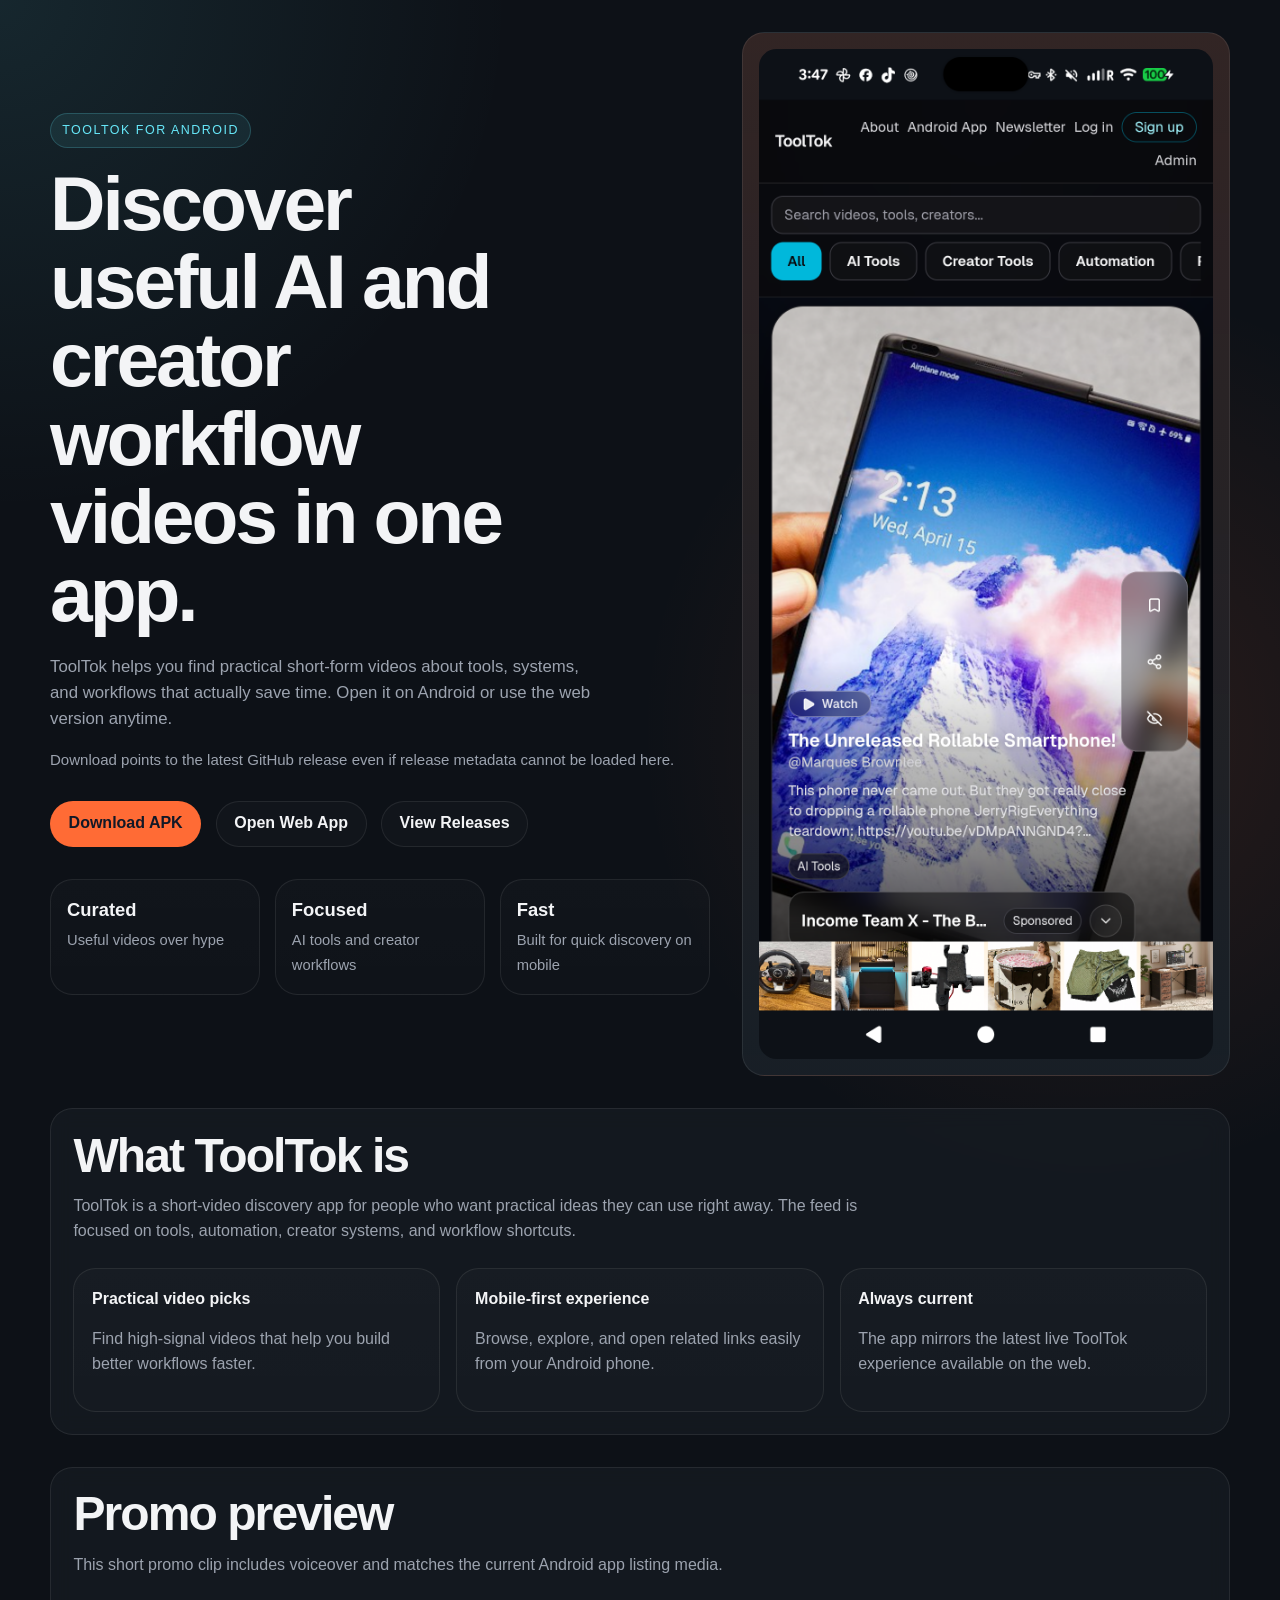
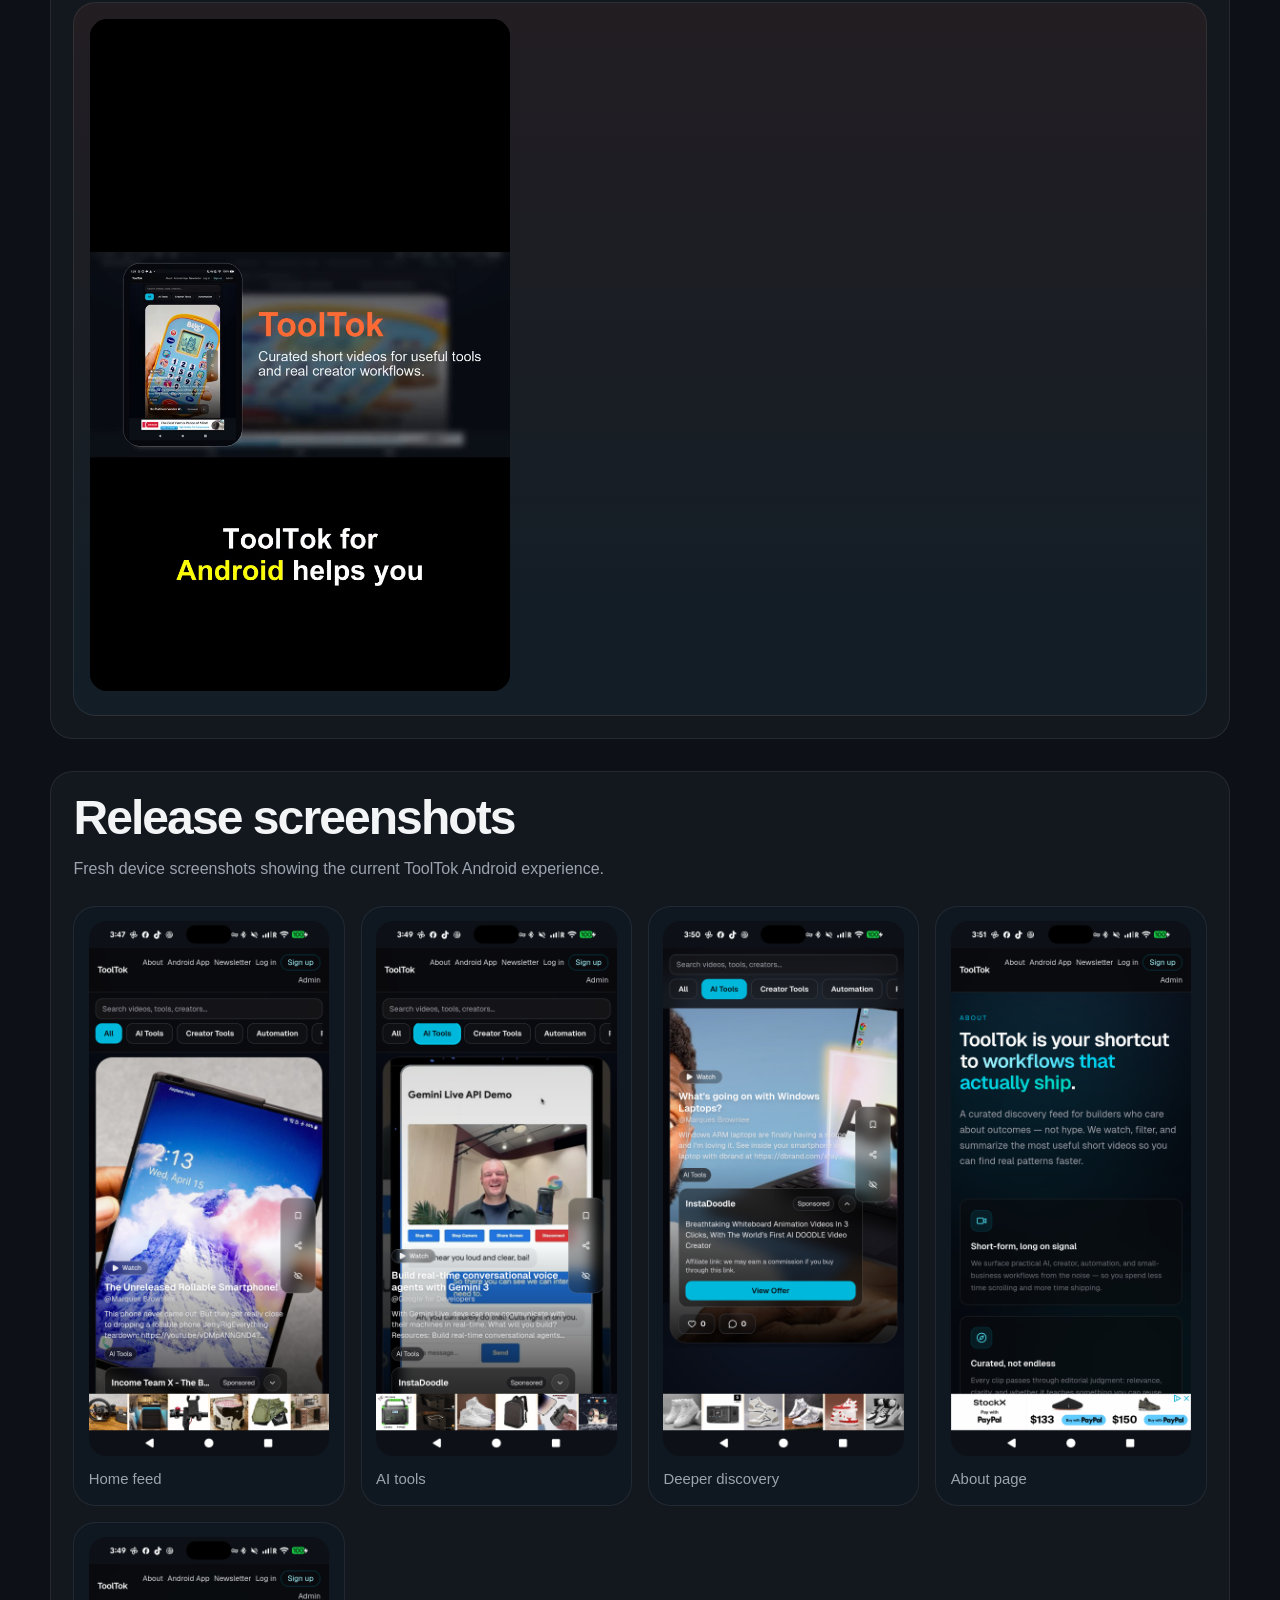
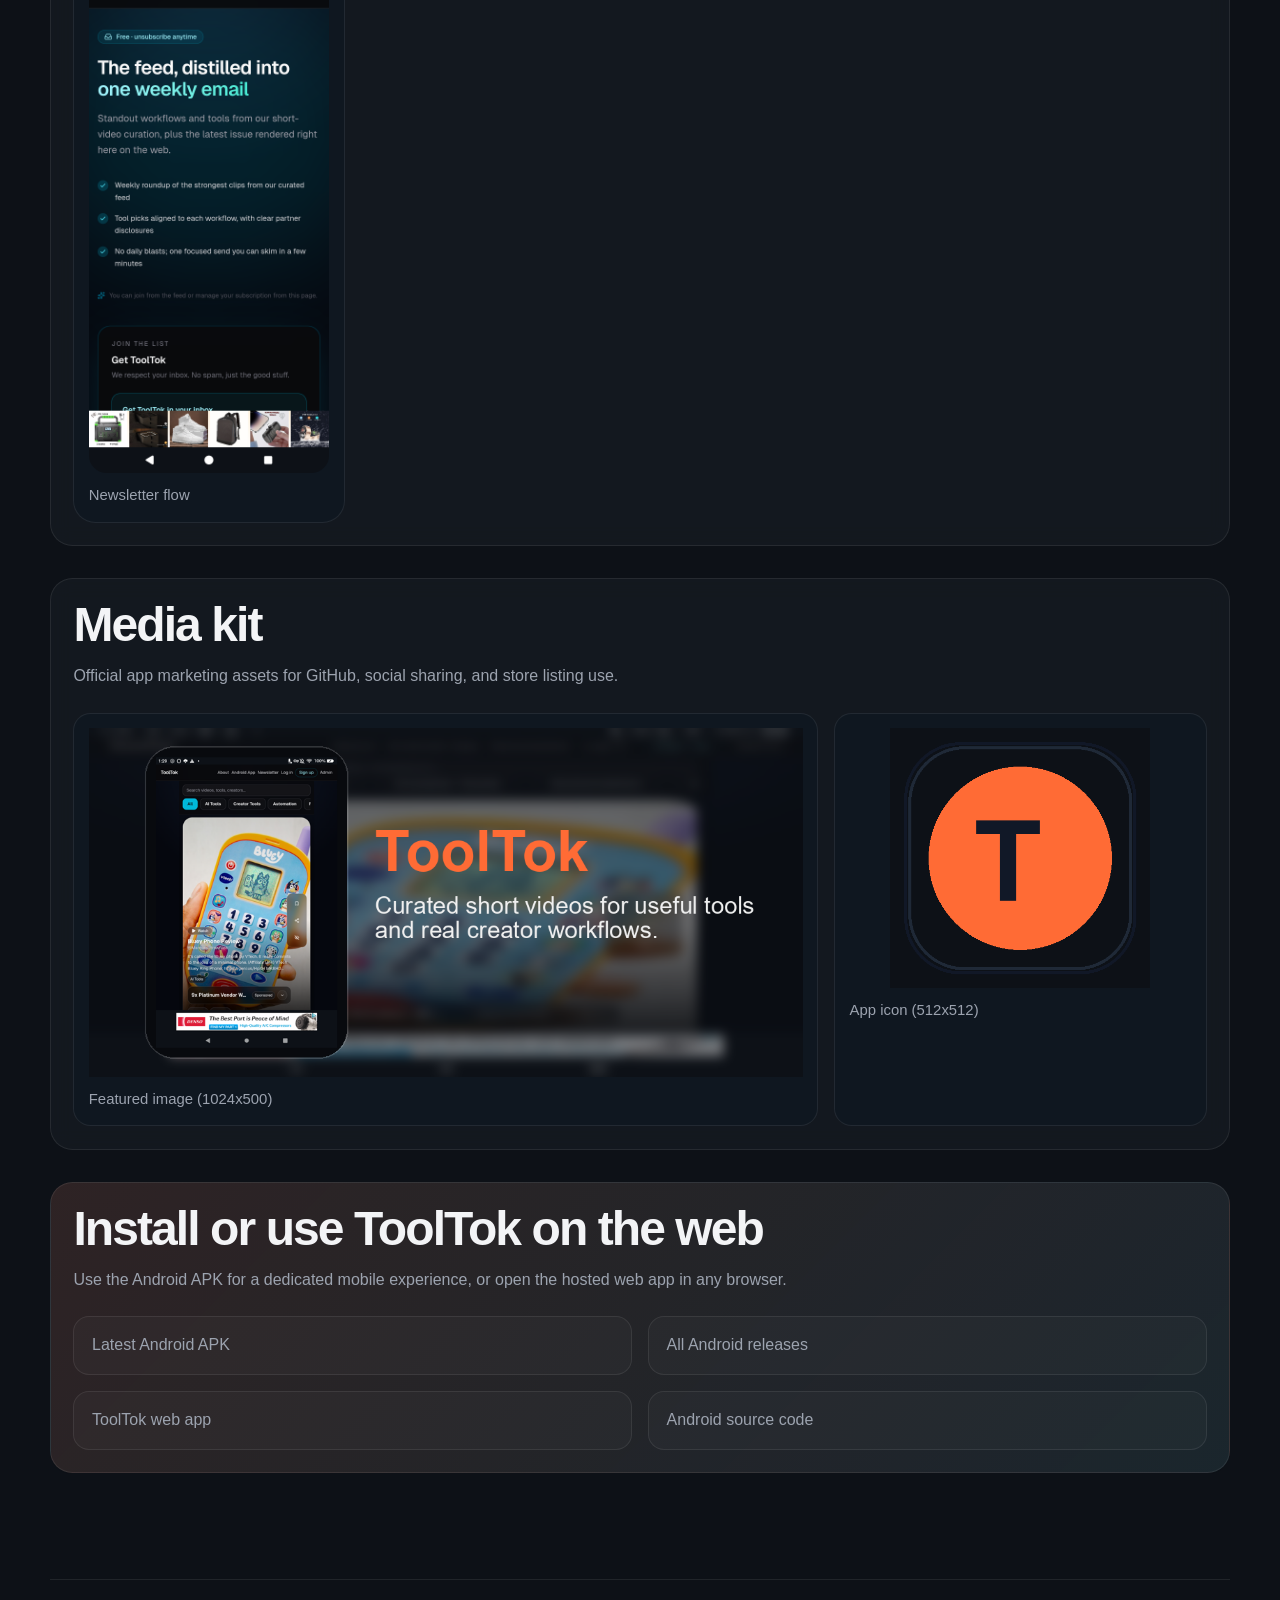
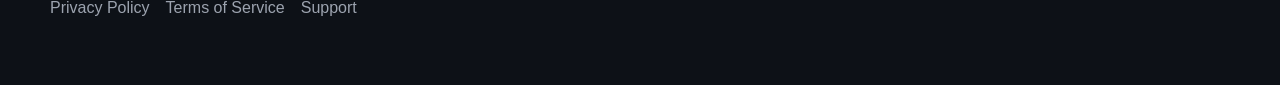
<file: site/index.html>
<!doctype html>
<html lang="en">
  <head>
  <!-- Google tag (gtag.js) -->
  <script async src="https://www.googletagmanager.com/gtag/js?id=G-S60XVJP5TJ"></script>
  <script>
    window.dataLayer = window.dataLayer || [];
    function gtag(){dataLayer.push(arguments);}
    gtag('js', new Date());
    gtag('config', 'G-S60XVJP5TJ');
  </script>
    <meta charset="utf-8" />
    <meta name="viewport" content="width=device-width, initial-scale=1" />
    <title>ToolTok Android App | Download the Latest APK</title>
    <meta
      name="description"
      content="Download ToolTok for Android. Browse curated AI, creator, automation, and small-business video workflows in a fast Android app linked to the live ToolTok web platform."
    />
    <meta
      name="keywords"
      content="ToolTok Android app, ToolTok APK, AI tools Android app, creator tools app, automation videos, small business app"
    />
    <meta name="robots" content="index,follow,max-image-preview:large" />
    <meta name="author" content="ToolTok" />
    <meta name="application-name" content="ToolTok Android App" />
    <meta name="theme-color" content="#0d1117" />
    <link rel="canonical" href="https://chartmann1590.github.io/ToolTok-App/" />
    <link rel="icon" href="./assets/marketing/app-icon-512.png" type="image/png" />
    <link rel="stylesheet" href="./styles.css" />
    <script defer src="./app.js"></script>

    <meta property="og:type" content="website" />
    <meta property="og:title" content="ToolTok Android App | Download the Latest APK" />
    <meta
      property="og:description"
      content="Install ToolTok on Android and get the live ToolTok feed, newsletter, and tool discovery experience in a mobile app."
    />
    <meta property="og:url" content="https://chartmann1590.github.io/ToolTok-App/" />
    <meta property="og:site_name" content="ToolTok Android App" />
    <meta
      property="og:image"
      content="https://chartmann1590.github.io/ToolTok-App/assets/marketing/featured-image-1024x500.png"
    />

    <meta name="twitter:card" content="summary_large_image" />
    <meta name="twitter:title" content="ToolTok Android App | Download the Latest APK" />
    <meta
      name="twitter:description"
      content="Install ToolTok on Android and open the live ToolTok feed in a dedicated app."
    />
    <meta
      name="twitter:image"
      content="https://chartmann1590.github.io/ToolTok-App/assets/marketing/featured-image-1024x500.png"
    />

    <script type="application/ld+json">
      {
        "@context": "https://schema.org",
        "@type": "SoftwareApplication",
        "name": "ToolTok Android App",
        "applicationCategory": "BusinessApplication",
        "operatingSystem": "Android",
        "isAccessibleForFree": true,
        "url": "https://chartmann1590.github.io/ToolTok-App/",
        "downloadUrl": "https://github.com/chartmann1590/ToolTok-App/releases/latest/download/ToolTok-release.apk",
        "installUrl": "https://github.com/chartmann1590/ToolTok-App/releases/latest/download/ToolTok-release.apk",
        "description": "ToolTok for Android wraps the live ToolTok experience in a dedicated Android app with fast access to curated AI, creator, automation, and small-business video workflows.",
        "image": [
          "https://chartmann1590.github.io/ToolTok-App/assets/screenshots/release/home-feed.png",
          "https://chartmann1590.github.io/ToolTok-App/assets/screenshots/release/ai-tools.png",
          "https://chartmann1590.github.io/ToolTok-App/assets/screenshots/release/feed-deep.png"
        ],
        "screenshot": [
          "https://chartmann1590.github.io/ToolTok-App/assets/screenshots/release/home-feed.png",
          "https://chartmann1590.github.io/ToolTok-App/assets/screenshots/release/ai-tools.png",
          "https://chartmann1590.github.io/ToolTok-App/assets/screenshots/release/feed-deep.png",
          "https://chartmann1590.github.io/ToolTok-App/assets/screenshots/release/about.png",
          "https://chartmann1590.github.io/ToolTok-App/assets/screenshots/release/newsletter.png"
        ],
        "offers": {
          "@type": "Offer",
          "price": "0",
          "priceCurrency": "USD"
        },
        "publisher": {
          "@type": "Organization",
          "name": "ToolTok"
        }
      }
    </script>
  </head>
  <body>
    <div class="shell">
      <header class="hero">
        <div class="hero-copy">
          <div class="eyebrow">ToolTok for Android</div>
          <h1>Discover useful AI and creator workflow videos in one app.</h1>
          <p class="lede">
            ToolTok helps you find practical short-form videos about tools, systems, and workflows that actually save time.
            Open it on Android or use the web version anytime.
          </p>
          <p class="release-meta" data-release-status>
            Download always points to the newest Android release.
          </p>
          <div class="actions">
            <a
              class="button primary"
              href="https://github.com/chartmann1590/ToolTok-App/releases/latest/download/ToolTok-release.apk"
              data-latest-apk-url
            >
              Download APK
            </a>
            <a class="button secondary" href="https://tooltok.vercel.app/" target="_blank" rel="noreferrer">
              Open Web App
            </a>
            <a class="button secondary" href="https://github.com/chartmann1590/ToolTok-App/releases" target="_blank" rel="noreferrer">
              View Releases
            </a>
          </div>
          <ul class="stats" aria-label="Key facts">
            <li><strong>Curated</strong><span>Useful videos over hype</span></li>
            <li><strong>Focused</strong><span>AI tools and creator workflows</span></li>
            <li><strong>Fast</strong><span>Built for quick discovery on mobile</span></li>
          </ul>
        </div>
        <div class="hero-card">
          <img
            src="./assets/screenshots/release/home-feed.png"
            alt="ToolTok Android app home feed screenshot"
          />
        </div>
      </header>

      <main>
        <section class="section">
          <div class="section-copy">
            <h2>What ToolTok is</h2>
            <p>
              ToolTok is a short-video discovery app for people who want practical ideas they can use right away.
              The feed is focused on tools, automation, creator systems, and workflow shortcuts.
            </p>
          </div>
          <div class="feature-grid">
            <article>
              <h3>Practical video picks</h3>
              <p>Find high-signal videos that help you build better workflows faster.</p>
            </article>
            <article>
              <h3>Mobile-first experience</h3>
              <p>Browse, explore, and open related links easily from your Android phone.</p>
            </article>
            <article>
              <h3>Always current</h3>
              <p>The app mirrors the latest live ToolTok experience available on the web.</p>
            </article>
          </div>
        </section>

        <section class="section" id="promo-preview">
          <div class="section-copy">
            <h2>Promo preview</h2>
            <p>
              This short promo clip includes voiceover and matches the current Android app listing media.
            </p>
          </div>
          <div class="promo-card">
            <video
              class="promo-video"
              controls
              playsinline
              preload="metadata"
              poster="./assets/video/release-promo-poster.png"
            >
              <source src="./assets/video/release-promo-vertical.mp4" type="video/mp4" />
              Your browser does not support embedded video.
            </video>
          </div>
        </section>

        <section class="section">
          <div class="section-copy">
            <h2>Release screenshots</h2>
            <p>
              Fresh device screenshots showing the current ToolTok Android experience.
            </p>
          </div>
          <div class="gallery">
            <figure>
              <img src="./assets/screenshots/release/home-feed.png" alt="ToolTok Android app home feed screen" />
              <figcaption>Home feed</figcaption>
            </figure>
            <figure>
              <img src="./assets/screenshots/release/ai-tools.png" alt="ToolTok Android app AI tools screen" />
              <figcaption>AI tools</figcaption>
            </figure>
            <figure>
              <img src="./assets/screenshots/release/feed-deep.png" alt="ToolTok Android app deeper in the feed" />
              <figcaption>Deeper discovery</figcaption>
            </figure>
            <figure>
              <img src="./assets/screenshots/release/about.png" alt="ToolTok Android app about screen" />
              <figcaption>About page</figcaption>
            </figure>
            <figure>
              <img src="./assets/screenshots/release/newsletter.png" alt="ToolTok Android app newsletter screen" />
              <figcaption>Newsletter flow</figcaption>
            </figure>
          </div>
        </section>

        <section class="section">
          <div class="section-copy">
            <h2>Media kit</h2>
            <p>
              Official app marketing assets for GitHub, social sharing, and store listing use.
            </p>
          </div>
          <div class="marketing-grid">
            <figure>
              <img src="./assets/marketing/featured-image-1024x500.png" alt="ToolTok featured image" />
              <figcaption>Featured image (1024x500)</figcaption>
            </figure>
            <figure>
              <img src="./assets/marketing/app-icon-512.png" alt="ToolTok app icon" />
              <figcaption>App icon (512x512)</figcaption>
            </figure>
          </div>
        </section>

        <section class="section cta">
          <div class="section-copy">
            <h2>Install or use ToolTok on the web</h2>
            <p>
              Use the Android APK for a dedicated mobile experience, or open the hosted web app in any browser.
            </p>
          </div>
          <div class="link-list">
            <a
              href="https://github.com/chartmann1590/ToolTok-App/releases/latest/download/ToolTok-release.apk"
              data-latest-apk-url
            >
              Latest Android APK
            </a>
            <a href="https://github.com/chartmann1590/ToolTok-App/releases" target="_blank" rel="noreferrer">All Android releases</a>
            <a href="https://tooltok.vercel.app/" target="_blank" rel="noreferrer">ToolTok web app</a>
            <a href="https://github.com/chartmann1590/ToolTok-App" target="_blank" rel="noreferrer">Android source code</a>
          </div>
        </section>
      </main>
      
<!-- BEGIN AADS AD UNIT 2459515 -->
<div class="aads-slot" style="width:100%;margin:24px auto 16px;text-align:center;clear:both">
<div id="frame" style="width: 320px;margin: auto;z-index: 99998;height: auto">
<iframe data-aa='2459515' src='//ad.a-ads.com/2459515/?size=320x50' style='border:0; padding:0; width:320px; height:50px; overflow:hidden;display: block;margin: auto'></iframe>
</div>
</div>
<!-- END AADS AD UNIT 2459515 -->
<footer class="footer">
        <a href="./privacy.html">Privacy Policy</a>
        <a href="./terms.html">Terms of Service</a>
        <a href="https://github.com/chartmann1590/ToolTok-App/issues" target="_blank" rel="noreferrer">Support</a>
      </footer>
    </div>
  </body>
</html>
</file>
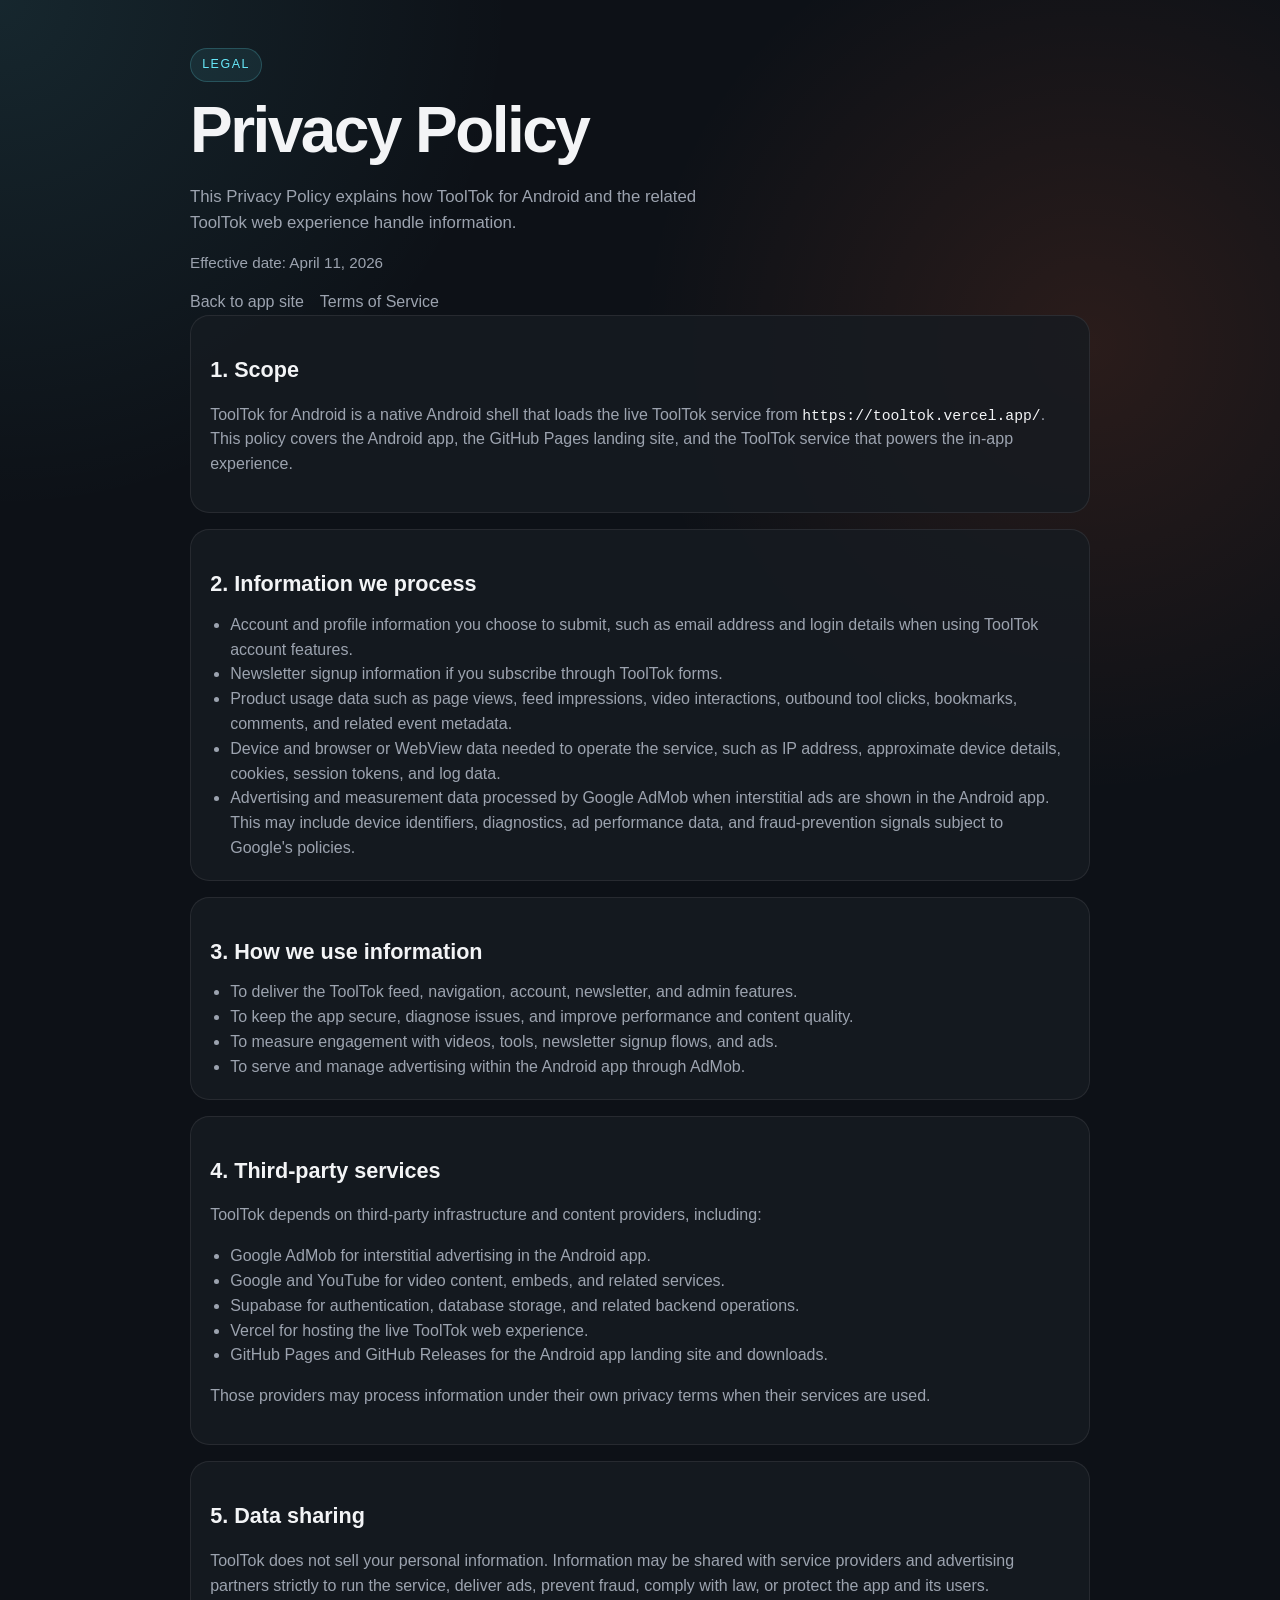
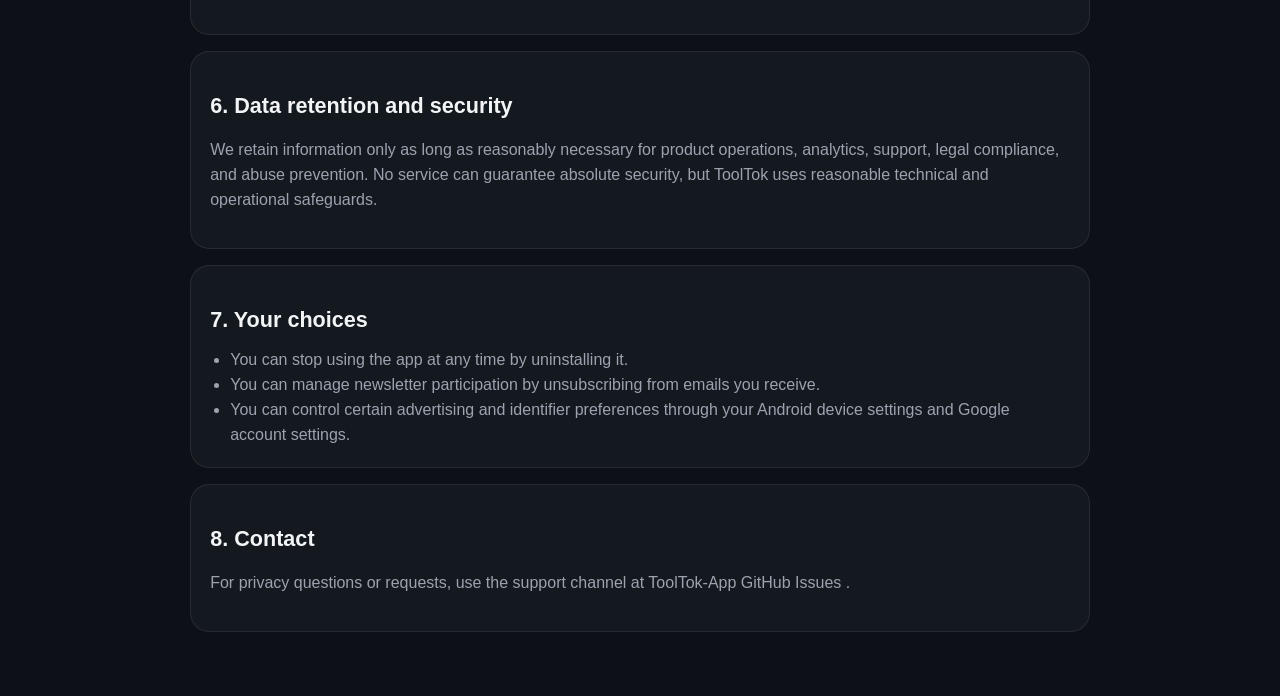
<file: site/privacy.html>
<!doctype html>
<html lang="en">
  <head>
  <!-- Google tag (gtag.js) -->
  <script async src="https://www.googletagmanager.com/gtag/js?id=G-S60XVJP5TJ"></script>
  <script>
    window.dataLayer = window.dataLayer || [];
    function gtag(){dataLayer.push(arguments);}
    gtag('js', new Date());
    gtag('config', 'G-S60XVJP5TJ');
  </script>
    <meta charset="utf-8" />
    <meta name="viewport" content="width=device-width, initial-scale=1" />
    <title>ToolTok Android App Privacy Policy</title>
    <meta
      name="description"
      content="Privacy Policy for the ToolTok Android app and its companion landing site."
    />
    <meta name="robots" content="index,follow,max-image-preview:large" />
    <link rel="canonical" href="https://chartmann1590.github.io/ToolTok-App/privacy.html" />
    <link rel="icon" href="./assets/tooltok-mark.svg" type="image/svg+xml" />
    <link rel="stylesheet" href="./styles.css" />
  </head>
  <body>
    <div class="shell legal-shell">
      <header class="hero legal-hero">
        <div class="hero-copy">
          <div class="eyebrow">Legal</div>
          <h1>Privacy Policy</h1>
          <p class="lede">
            This Privacy Policy explains how ToolTok for Android and the related ToolTok web
            experience handle information.
          </p>
          <p class="legal-meta">Effective date: April 11, 2026</p>
          <nav class="legal-nav" aria-label="Legal navigation">
            <a href="./">Back to app site</a>
            <a href="./terms.html">Terms of Service</a>
          </nav>
        </div>
      </header>

      <main class="legal-content">
        <article>
          <h2>1. Scope</h2>
          <p>
            ToolTok for Android is a native Android shell that loads the live ToolTok service from
            <code>https://tooltok.vercel.app/</code>. This policy covers the Android app, the
            GitHub Pages landing site, and the ToolTok service that powers the in-app experience.
          </p>
        </article>

        <article>
          <h2>2. Information we process</h2>
          <ul>
            <li>
              Account and profile information you choose to submit, such as email address and login
              details when using ToolTok account features.
            </li>
            <li>
              Newsletter signup information if you subscribe through ToolTok forms.
            </li>
            <li>
              Product usage data such as page views, feed impressions, video interactions, outbound
              tool clicks, bookmarks, comments, and related event metadata.
            </li>
            <li>
              Device and browser or WebView data needed to operate the service, such as IP address,
              approximate device details, cookies, session tokens, and log data.
            </li>
            <li>
              Advertising and measurement data processed by Google AdMob when interstitial ads are
              shown in the Android app. This may include device identifiers, diagnostics, ad
              performance data, and fraud-prevention signals subject to Google's policies.
            </li>
          </ul>
        </article>

        <article>
          <h2>3. How we use information</h2>
          <ul>
            <li>To deliver the ToolTok feed, navigation, account, newsletter, and admin features.</li>
            <li>To keep the app secure, diagnose issues, and improve performance and content quality.</li>
            <li>To measure engagement with videos, tools, newsletter signup flows, and ads.</li>
            <li>To serve and manage advertising within the Android app through AdMob.</li>
          </ul>
        </article>

        <article>
          <h2>4. Third-party services</h2>
          <p>ToolTok depends on third-party infrastructure and content providers, including:</p>
          <ul>
            <li>Google AdMob for interstitial advertising in the Android app.</li>
            <li>Google and YouTube for video content, embeds, and related services.</li>
            <li>Supabase for authentication, database storage, and related backend operations.</li>
            <li>Vercel for hosting the live ToolTok web experience.</li>
            <li>GitHub Pages and GitHub Releases for the Android app landing site and downloads.</li>
          </ul>
          <p>
            Those providers may process information under their own privacy terms when their
            services are used.
          </p>
        </article>

        <article>
          <h2>5. Data sharing</h2>
          <p>
            ToolTok does not sell your personal information. Information may be shared with service
            providers and advertising partners strictly to run the service, deliver ads, prevent
            fraud, comply with law, or protect the app and its users.
          </p>
        </article>

        <article>
          <h2>6. Data retention and security</h2>
          <p>
            We retain information only as long as reasonably necessary for product operations,
            analytics, support, legal compliance, and abuse prevention. No service can guarantee
            absolute security, but ToolTok uses reasonable technical and operational safeguards.
          </p>
        </article>

        <article>
          <h2>7. Your choices</h2>
          <ul>
            <li>You can stop using the app at any time by uninstalling it.</li>
            <li>You can manage newsletter participation by unsubscribing from emails you receive.</li>
            <li>
              You can control certain advertising and identifier preferences through your Android
              device settings and Google account settings.
            </li>
          </ul>
        </article>

        <article>
          <h2>8. Contact</h2>
          <p>
            For privacy questions or requests, use the support channel at
            <a href="https://github.com/chartmann1590/ToolTok-App/issues" target="_blank" rel="noreferrer">
              ToolTok-App GitHub Issues
            </a>.
          </p>
        </article>
      </main>
    </div>
  </body>
</html>
</file>
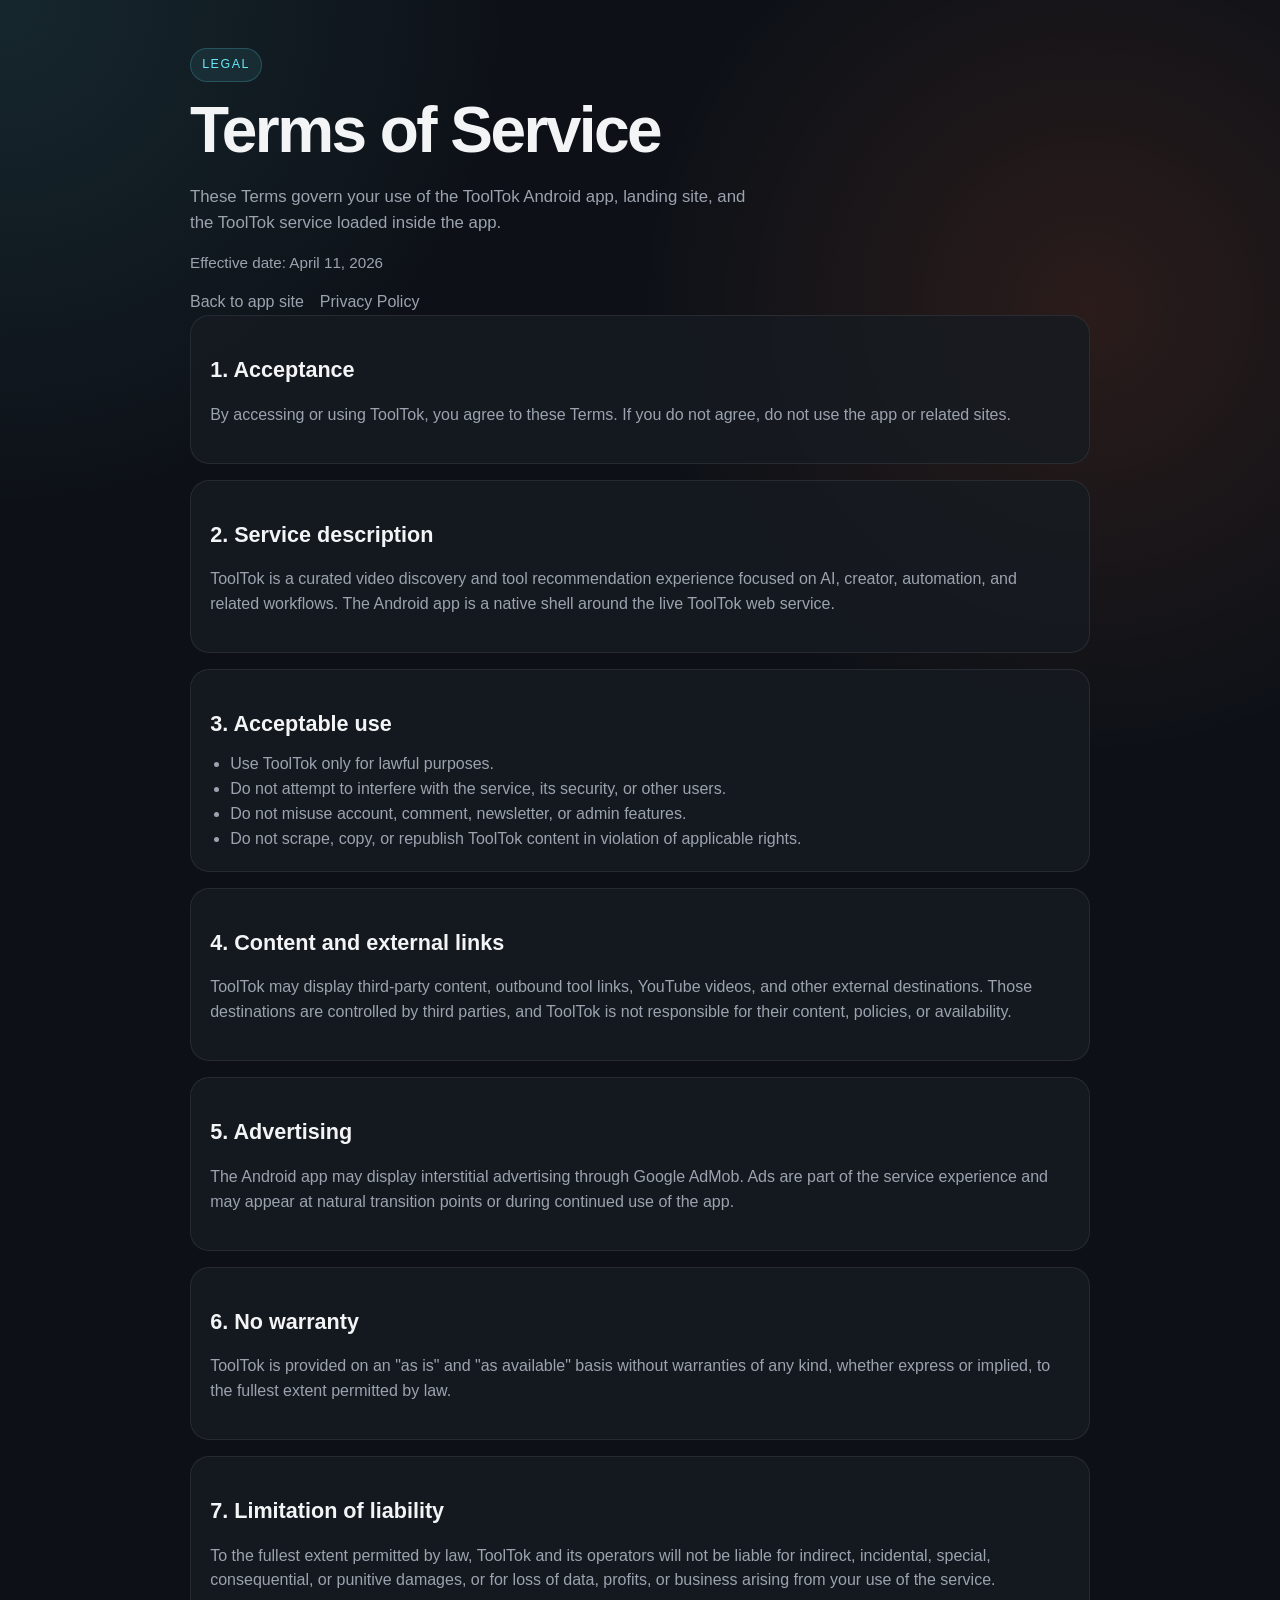
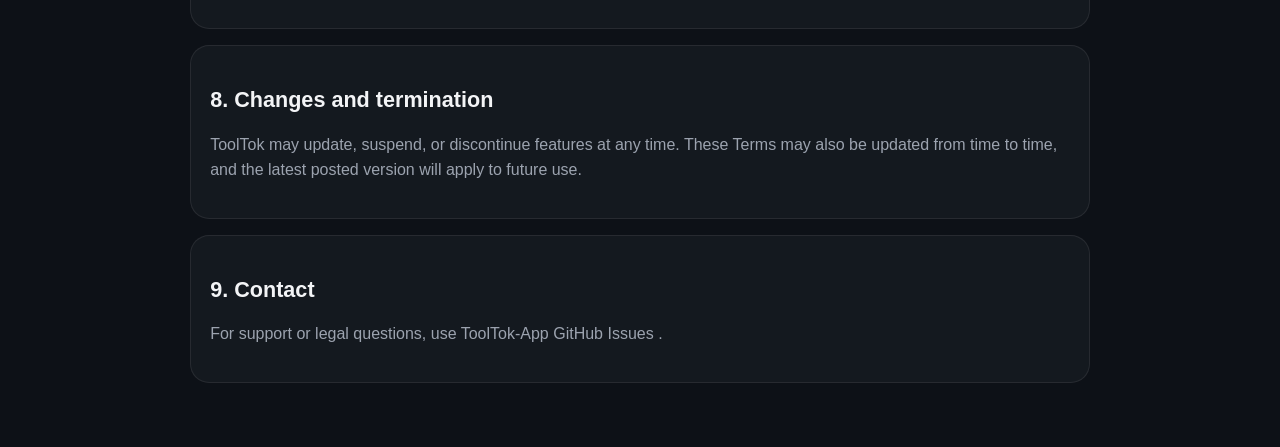
<file: site/terms.html>
<!doctype html>
<html lang="en">
  <head>
  <!-- Google tag (gtag.js) -->
  <script async src="https://www.googletagmanager.com/gtag/js?id=G-S60XVJP5TJ"></script>
  <script>
    window.dataLayer = window.dataLayer || [];
    function gtag(){dataLayer.push(arguments);}
    gtag('js', new Date());
    gtag('config', 'G-S60XVJP5TJ');
  </script>
    <meta charset="utf-8" />
    <meta name="viewport" content="width=device-width, initial-scale=1" />
    <title>ToolTok Android App Terms of Service</title>
    <meta
      name="description"
      content="Terms of Service for the ToolTok Android app and its companion landing site."
    />
    <meta name="robots" content="index,follow,max-image-preview:large" />
    <link rel="canonical" href="https://chartmann1590.github.io/ToolTok-App/terms.html" />
    <link rel="icon" href="./assets/tooltok-mark.svg" type="image/svg+xml" />
    <link rel="stylesheet" href="./styles.css" />
  </head>
  <body>
    <div class="shell legal-shell">
      <header class="hero legal-hero">
        <div class="hero-copy">
          <div class="eyebrow">Legal</div>
          <h1>Terms of Service</h1>
          <p class="lede">
            These Terms govern your use of the ToolTok Android app, landing site, and the ToolTok
            service loaded inside the app.
          </p>
          <p class="legal-meta">Effective date: April 11, 2026</p>
          <nav class="legal-nav" aria-label="Legal navigation">
            <a href="./">Back to app site</a>
            <a href="./privacy.html">Privacy Policy</a>
          </nav>
        </div>
      </header>

      <main class="legal-content">
        <article>
          <h2>1. Acceptance</h2>
          <p>
            By accessing or using ToolTok, you agree to these Terms. If you do not agree, do not
            use the app or related sites.
          </p>
        </article>

        <article>
          <h2>2. Service description</h2>
          <p>
            ToolTok is a curated video discovery and tool recommendation experience focused on AI,
            creator, automation, and related workflows. The Android app is a native shell around
            the live ToolTok web service.
          </p>
        </article>

        <article>
          <h2>3. Acceptable use</h2>
          <ul>
            <li>Use ToolTok only for lawful purposes.</li>
            <li>Do not attempt to interfere with the service, its security, or other users.</li>
            <li>Do not misuse account, comment, newsletter, or admin features.</li>
            <li>Do not scrape, copy, or republish ToolTok content in violation of applicable rights.</li>
          </ul>
        </article>

        <article>
          <h2>4. Content and external links</h2>
          <p>
            ToolTok may display third-party content, outbound tool links, YouTube videos, and other
            external destinations. Those destinations are controlled by third parties, and ToolTok
            is not responsible for their content, policies, or availability.
          </p>
        </article>

        <article>
          <h2>5. Advertising</h2>
          <p>
            The Android app may display interstitial advertising through Google AdMob. Ads are part
            of the service experience and may appear at natural transition points or during
            continued use of the app.
          </p>
        </article>

        <article>
          <h2>6. No warranty</h2>
          <p>
            ToolTok is provided on an "as is" and "as available" basis without warranties of any
            kind, whether express or implied, to the fullest extent permitted by law.
          </p>
        </article>

        <article>
          <h2>7. Limitation of liability</h2>
          <p>
            To the fullest extent permitted by law, ToolTok and its operators will not be liable for
            indirect, incidental, special, consequential, or punitive damages, or for loss of data,
            profits, or business arising from your use of the service.
          </p>
        </article>

        <article>
          <h2>8. Changes and termination</h2>
          <p>
            ToolTok may update, suspend, or discontinue features at any time. These Terms may also
            be updated from time to time, and the latest posted version will apply to future use.
          </p>
        </article>

        <article>
          <h2>9. Contact</h2>
          <p>
            For support or legal questions, use
            <a href="https://github.com/chartmann1590/ToolTok-App/issues" target="_blank" rel="noreferrer">
              ToolTok-App GitHub Issues
            </a>.
          </p>
        </article>
      </main>
    </div>
  </body>
</html>
</file>
<file: site/styles.css>
:root {
  --bg: #0d1117;
  --panel: #161b22;
  --panel-alt: #0f1720;
  --text: #f3f4f6;
  --muted: #9ca3af;
  --line: rgba(255, 255, 255, 0.08);
  --accent: #ff6b35;
  --accent-soft: rgba(255, 107, 53, 0.16);
  --cyan: #67e8f9;
}

* {
  box-sizing: border-box;
}

html {
  scroll-behavior: smooth;
}

body {
  margin: 0;
  background:
    radial-gradient(circle at top left, rgba(103, 232, 249, 0.1), transparent 32rem),
    radial-gradient(circle at 85% 15%, rgba(255, 107, 53, 0.12), transparent 28rem),
    var(--bg);
  color: var(--text);
  font: 16px/1.55 "Segoe UI", Inter, Helvetica, Arial, sans-serif;
}

a {
  color: inherit;
  text-decoration: none;
}

img {
  display: block;
  max-width: 100%;
  height: auto;
}

code {
  font-family: "Cascadia Code", Consolas, monospace;
  font-size: 0.92em;
}

.shell {
  width: min(1180px, calc(100% - 2rem));
  margin: 0 auto;
  padding: 2rem 0 4rem;
}

.legal-shell {
  width: min(900px, calc(100% - 2rem));
}

.hero {
  display: grid;
  grid-template-columns: 1.15fr 0.85fr;
  gap: 2rem;
  align-items: center;
  min-height: 80vh;
}

.eyebrow {
  display: inline-flex;
  padding: 0.4rem 0.7rem;
  border: 1px solid rgba(103, 232, 249, 0.2);
  border-radius: 999px;
  background: rgba(103, 232, 249, 0.08);
  color: var(--cyan);
  font-size: 0.78rem;
  letter-spacing: 0.12em;
  text-transform: uppercase;
}

.hero h1,
.section h2 {
  margin: 0;
  line-height: 1.02;
  letter-spacing: -0.04em;
}

.hero h1 {
  margin-top: 1rem;
  font-size: clamp(2.7rem, 6vw, 5.4rem);
  max-width: 11ch;
}

.lede,
.section-copy p,
.feature-grid p,
.link-list a,
figcaption {
  color: var(--muted);
}

.lede {
  max-width: 60ch;
  margin: 1.3rem 0 0;
  font-size: 1.05rem;
}

.release-meta {
  margin: 1rem 0 0;
  color: var(--muted);
  font-size: 0.94rem;
}

.actions {
  display: flex;
  flex-wrap: wrap;
  gap: 0.9rem;
  margin-top: 1.8rem;
}

.button {
  display: inline-flex;
  align-items: center;
  justify-content: center;
  min-height: 2.9rem;
  padding: 0 1.1rem;
  border-radius: 999px;
  border: 1px solid var(--line);
  font-weight: 700;
}

.button.primary {
  background: var(--accent);
  border-color: transparent;
  color: #111827;
}

.button.secondary {
  background: rgba(255, 255, 255, 0.02);
}

.stats {
  display: grid;
  grid-template-columns: repeat(3, minmax(0, 1fr));
  gap: 0.9rem;
  margin: 2rem 0 0;
  padding: 0;
  list-style: none;
}

.stats li,
.feature-grid article,
.section,
.hero-card,
.gallery figure {
  border: 1px solid var(--line);
  background: linear-gradient(180deg, rgba(255, 255, 255, 0.02), rgba(255, 255, 255, 0.01));
  border-radius: 1.4rem;
}

.stats li {
  padding: 1rem;
}

.stats strong {
  display: block;
  margin-bottom: 0.25rem;
  font-size: 1.15rem;
}

.stats span {
  color: var(--muted);
  font-size: 0.92rem;
}

.hero-card {
  padding: 1rem;
  background:
    linear-gradient(180deg, rgba(255, 107, 53, 0.12), rgba(103, 232, 249, 0.02)),
    var(--panel);
}

.hero-card img,
.gallery img {
  border-radius: 1.1rem;
}

.section {
  margin-top: 2rem;
  padding: 1.4rem;
  background: rgba(22, 27, 34, 0.78);
  backdrop-filter: blur(10px);
}

.section h2 {
  font-size: clamp(1.8rem, 4vw, 3rem);
}

.section-copy {
  max-width: 52rem;
}

.section-copy p {
  margin-top: 0.85rem;
}

.feature-grid,
.gallery,
.link-list,
.marketing-grid {
  display: grid;
  gap: 1rem;
  margin-top: 1.5rem;
}

.feature-grid {
  grid-template-columns: repeat(3, minmax(0, 1fr));
}

.feature-grid article {
  padding: 1.1rem;
}

.feature-grid h3 {
  margin: 0 0 0.5rem;
  font-size: 1rem;
}

.gallery {
  grid-template-columns: repeat(auto-fit, minmax(220px, 1fr));
}

.marketing-grid {
  grid-template-columns: 2fr 1fr;
}

.gallery figure {
  margin: 0;
  padding: 0.9rem;
  background: var(--panel-alt);
}

.marketing-grid figure {
  margin: 0;
  padding: 0.9rem;
  border: 1px solid var(--line);
  border-radius: 1.1rem;
  background: var(--panel-alt);
}

.marketing-grid figure:last-child img {
  width: min(260px, 100%);
  margin: 0 auto;
}

.promo-card {
  margin-top: 1.5rem;
  padding: 1rem;
  border: 1px solid var(--line);
  border-radius: 1.4rem;
  background:
    linear-gradient(180deg, rgba(255, 107, 53, 0.08), rgba(103, 232, 249, 0.03)),
    var(--panel-alt);
}

.promo-video {
  width: min(100%, 420px);
  margin: 0 auto;
  border-radius: 1.1rem;
  background: #05080d;
}

figcaption {
  margin-top: 0.7rem;
  font-size: 0.93rem;
}

.cta {
  background:
    linear-gradient(135deg, rgba(255, 107, 53, 0.1), rgba(103, 232, 249, 0.05)),
    var(--panel);
}

.link-list {
  grid-template-columns: repeat(2, minmax(0, 1fr));
}

.link-list a {
  padding: 1rem 1.1rem;
  border-radius: 1rem;
  border: 1px solid var(--line);
  background: rgba(255, 255, 255, 0.025);
  transition: transform 140ms ease, border-color 140ms ease, color 140ms ease;
}

.link-list a:hover,
.button:hover {
  transform: translateY(-1px);
  border-color: rgba(255, 255, 255, 0.18);
  color: var(--text);
}

.footer,
.legal-nav {
  display: flex;
  flex-wrap: wrap;
  gap: 1rem;
  align-items: center;
}

.footer {
  margin-top: 2rem;
  padding: 1rem 0 0;
  border-top: 1px solid var(--line);
  color: var(--muted);
}

.footer a,
.legal-nav a {
  color: var(--muted);
  transition: color 140ms ease;
}

.footer a:hover,
.legal-nav a:hover {
  color: var(--text);
}

.legal-hero {
  min-height: auto;
  grid-template-columns: 1fr;
  gap: 1rem;
  padding-top: 1rem;
}

.legal-hero h1 {
  max-width: none;
  font-size: clamp(2.4rem, 5vw, 4.2rem);
}

.legal-meta {
  color: var(--muted);
  font-size: 0.95rem;
}

.legal-content {
  display: grid;
  gap: 1rem;
}

.legal-content article {
  border: 1px solid var(--line);
  border-radius: 1.2rem;
  background: rgba(22, 27, 34, 0.82);
  padding: 1.2rem;
}

.legal-content h2 {
  font-size: 1.35rem;
  margin-bottom: 0.75rem;
}

.legal-content h3 {
  margin: 1rem 0 0.5rem;
  font-size: 1rem;
}

.legal-content p,
.legal-content li {
  color: var(--muted);
}

.legal-content ul {
  margin: 0.75rem 0 0;
  padding-left: 1.25rem;
}

.legal-content code,
.legal-content strong {
  color: var(--text);
}

@media (max-width: 980px) {
  .hero,
  .feature-grid,
  .gallery,
  .link-list,
  .marketing-grid {
    grid-template-columns: 1fr;
  }

  .hero {
    min-height: auto;
    padding-top: 1rem;
  }

  .hero h1 {
    max-width: none;
  }

  .stats {
    grid-template-columns: 1fr;
  }
}
</file>
